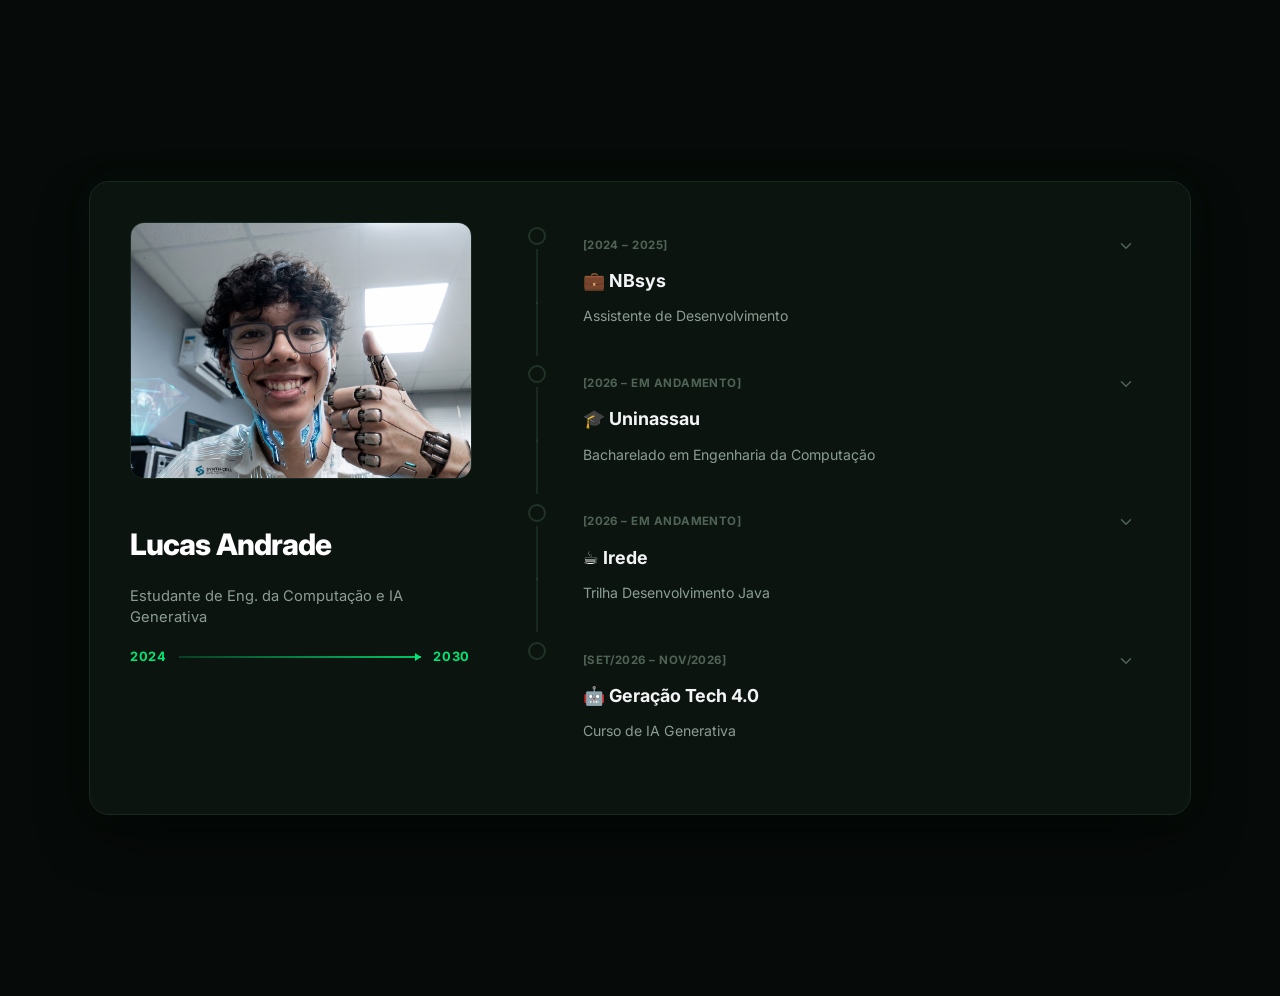
<file: index.html>
<!DOCTYPE html>
<html lang="pt-BR">
<head>
  <meta charset="UTF-8">
  <meta name="viewport" content="width=device-width, initial-scale=1.0">
  <title>Lucas Andrade | Engenharia da Computação & IA Generativa</title>
  <link rel="preconnect" href="https://fonts.googleapis.com">
  <link rel="preconnect" href="https://fonts.gstatic.com" crossorigin>
  <link href="https://fonts.googleapis.com/css2?family=Inter:wght@400;500;600;700;800&display=swap" rel="stylesheet">
  <link rel="stylesheet" href="style.css">
</head>
<body>

  <main class="card-container">
    
    <!-- Coluna da Esquerda: Perfil com a foto enviada -->
    <section class="profile-section">
      <div class="profile-image-wrapper">
        <img 
          src="lucass.jpg" 
          alt="Lucas Andrade" 
          class="profile-img"
          onerror="this.src='https://images.unsplash.com/photo-1534528741775-53994a69daeb?auto=format&fit=crop&w=600&q=80'"
        >
      </div>

      <div class="profile-info">
        <h1 class="profile-name">Lucas Andrade</h1>
        <p class="profile-role">Estudante de Eng. da Computação e IA Generativa</p>
        <div class="timeline-span">
          <span>2024</span>
          <span class="arrow-divider"></span>
          <span>2030</span>
        </div>
      </div>
    </section>

    <!-- Coluna da Direita: Linha do Tempo (todos os módulos começam fechados) -->
    <section class="timeline-section">
      <div class="timeline-tree">

        <!-- Módulo 1: NBsys -->
        <div class="timeline-item" onclick="toggleItem(this)">
          <div class="timeline-rail">
            <div class="timeline-node"></div>
            <div class="timeline-line">
              <svg class="rail-arrow" viewBox="0 0 10 14" fill="none">
                <path d="M5 0v10m0 0l-3-3m3 3l3-3" stroke="currentColor" stroke-width="1.5" stroke-linecap="round" stroke-linejoin="round"/>
              </svg>
            </div>
          </div>

          <div class="timeline-content">
            <div class="timeline-header">
              <div class="header-titles">
                <span class="timeline-year">[2024 – 2025]</span>
                <h2 class="timeline-title">💼 NBsys</h2>
                <span class="timeline-subtitle">Assistente de Desenvolvimento</span>
              </div>
              <svg class="chevron-icon" viewBox="0 0 24 24" fill="none" stroke="currentColor" stroke-width="2" stroke-linecap="round" stroke-linejoin="round">
                <polyline points="6 9 12 15 18 9"></polyline>
              </svg>
            </div>

            <div class="timeline-details">
              <div class="details-inner">
                <p class="details-description">
                  Atuação prática no desenvolvimento e manutenção de sistemas corporativos, resolução de tickets técnicos, refatoração de rotinas e suporte contínuo ao ciclo de vida de software da equipe.
                </p>
                <div class="tech-tags">
                  <span class="tag">Desenvolvimento de Software</span>
                  <span class="tag">SQL & Bases de Dados</span>
                  <span class="tag">Git / GitHub</span>
                  <span class="tag">Resolução de Problemas</span>
                </div>
              </div>
            </div>
          </div>
        </div>

        <!-- Módulo 2: Uninassau -->
        <div class="timeline-item" onclick="toggleItem(this)">
          <div class="timeline-rail">
            <div class="timeline-node"></div>
            <div class="timeline-line">
              <svg class="rail-arrow" viewBox="0 0 10 14" fill="none">
                <path d="M5 0v10m0 0l-3-3m3 3l3-3" stroke="currentColor" stroke-width="1.5" stroke-linecap="round" stroke-linejoin="round"/>
              </svg>
            </div>
          </div>

          <div class="timeline-content">
            <div class="timeline-header">
              <div class="header-titles">
                <span class="timeline-year">[2026 – Em andamento]</span>
                <h2 class="timeline-title">🎓 Uninassau</h2>
                <span class="timeline-subtitle">Bacharelado em Engenharia da Computação</span>
              </div>
              <svg class="chevron-icon" viewBox="0 0 24 24" fill="none" stroke="currentColor" stroke-width="2" stroke-linecap="round" stroke-linejoin="round">
                <polyline points="6 9 12 15 18 9"></polyline>
              </svg>
            </div>

            <div class="timeline-details">
              <div class="details-inner">
                <p class="details-description">
                  Graduação com foco na convergência entre hardware e software. Envolve arquitetura computacional, circuitos lógicos, sistemas operacionais, algoritmos e estruturas de dados para engenharia de software de alta performance.
                </p>
                <div class="badge-row">
                  <span class="status-badge">Previsão de Conclusão: 2030</span>
                </div>
                <div class="tech-tags">
                  <span class="tag">Arquitetura de Computadores</span>
                  <span class="tag">Estruturas de Dados</span>
                  <span class="tag">Sistemas Embarcados</span>
                  <span class="tag">Engenharia de Software</span>
                </div>
              </div>
            </div>
          </div>
        </div>

        <!-- Módulo 3: Irede -->
        <div class="timeline-item" onclick="toggleItem(this)">
          <div class="timeline-rail">
            <div class="timeline-node"></div>
            <div class="timeline-line">
              <svg class="rail-arrow" viewBox="0 0 10 14" fill="none">
                <path d="M5 0v10m0 0l-3-3m3 3l3-3" stroke="currentColor" stroke-width="1.5" stroke-linecap="round" stroke-linejoin="round"/>
              </svg>
            </div>
          </div>

          <div class="timeline-content">
            <div class="timeline-header">
              <div class="header-titles">
                <span class="timeline-year">[2026 – Em andamento]</span>
                <h2 class="timeline-title">☕ Irede</h2>
                <span class="timeline-subtitle">Trilha Desenvolvimento Java</span>
              </div>
              <svg class="chevron-icon" viewBox="0 0 24 24" fill="none" stroke="currentColor" stroke-width="2" stroke-linecap="round" stroke-linejoin="round">
                <polyline points="6 9 12 15 18 9"></polyline>
              </svg>
            </div>

            <div class="timeline-details">
              <div class="details-inner">
                <p class="details-description">
                  Capacitação intensiva no ecossistema Java moderno e desenvolvimento backend robusto. Envolve Programação Orientada a Objetos (POO), construção e consumo de APIs RESTful, Spring Boot e persistência com JPA/Hibernate.
                </p>
                <div class="badge-row">
                  <span class="status-badge">Término Previsto: Dezembro / 2026</span>
                </div>
                <div class="tech-tags">
                  <span class="tag">Java 21+</span>
                  <span class="tag">Spring Boot</span>
                  <span class="tag">APIs REST</span>
                  <span class="tag">JPA / Hibernate</span>
                  <span class="tag">Clean Code</span>
                </div>
              </div>
            </div>
          </div>
        </div>

        <!-- Módulo 4: Geração Tech 4.0 -->
        <div class="timeline-item" onclick="toggleItem(this)">
          <div class="timeline-rail">
            <div class="timeline-node"></div>
          </div>

          <div class="timeline-content">
            <div class="timeline-header">
              <div class="header-titles">
                <span class="timeline-year">[Set/2026 – Nov/2026]</span>
                <h2 class="timeline-title">🤖 Geração Tech 4.0</h2>
                <span class="timeline-subtitle">Curso de IA Generativa</span>
              </div>
              <svg class="chevron-icon" viewBox="0 0 24 24" fill="none" stroke="currentColor" stroke-width="2" stroke-linecap="round" stroke-linejoin="round">
                <polyline points="6 9 12 15 18 9"></polyline>
              </svg>
            </div>

            <div class="timeline-details">
              <div class="details-inner">
                <p class="details-description">
                  Imersão prática na construção de aplicações modernas com IA. Técnicas de engenharia de prompt avançada, arquiteturas RAG (Retrieval-Augmented Generation), vector databases, orquestração com LangChain e desenvolvimento de agentes inteligentes.
                </p>
                <div class="tech-tags">
                  <span class="tag">Large Language Models</span>
                  <span class="tag">Prompt Engineering</span>
                  <span class="tag">RAG & Vetores</span>
                  <span class="tag">LangChain</span>
                  <span class="tag">Agentes Autônomos</span>
                </div>
              </div>
            </div>
          </div>
        </div>

      </div>
    </section>

  </main>

  <script>
    function toggleItem(clickedItem) {
      const allItems = document.querySelectorAll('.timeline-item');
      const wasActive = clickedItem.classList.contains('active');

      // Fecha todos os módulos
      allItems.forEach(item => {
        item.classList.remove('active');
        const details = item.querySelector('.timeline-details');
        if (details) details.style.maxHeight = null;
      });

      // Se o clicado não estava aberto, abre ele
      if (!wasActive) {
        clickedItem.classList.add('active');
        const details = clickedItem.querySelector('.timeline-details');
        if (details) {
          details.style.maxHeight = details.scrollHeight + "px";
        }
      }
    }
  </script>
</body>
</html>
</file>
<file: style.css>
:root {
--bg-main: #060a08;
--card-bg: #0c1410;
--card-inner: #111d17;
--border-subtle: #192920;
--border-active: #00e676;
--primary-green: #00e676;
--emerald: #10b981;
--text-white: #f3f4f6;
--text-muted: #8b9d93;
--text-dim: #4f6356;
--node-inactive: #213327;
--font-family: 'Inter', system-ui, -apple-system, sans-serif;
}

{
margin: 0;
padding: 0;
box-sizing: border-box;
}

body {
font-family: var(--font-family);
background-color: var(--bg-main);
color: var(--text-white);
min-height: 100vh;
display: flex;
align-items: center;
justify-content: center;
padding: 2.5rem 1.25rem;
}

/* Container Principal */
.card-container {
background-color: var(--card-bg);
border: 1px solid var(--border-subtle);
border-radius: 20px;
max-width: 1020px;
width: 100%;
display: grid;
grid-template-columns: 340px 1fr;
padding: 2.5rem;
gap: 3.5rem;
box-shadow: 0 25px 60px -15px rgba(0, 0, 0, 0.7), 0 0 35px rgba(0, 230, 118, 0.04);
}

/* Coluna Esquerda: Perfil */
.profile-section {
display: flex;
flex-direction: column;
}

.profile-image-wrapper {
width: 100%;
aspect-ratio: 4 / 3;
border-radius: 14px;
overflow: hidden;
background-color: #030504;
border: 1px solid var(--border-subtle);
}

.profile-img {
width: 100%;
height: 100%;
object-fit: cover;
object-position: center 25%;
display: block;
transition: transform 0.4s ease;
}

.profile-image-wrapper:hover .profile-img {
transform: scale(1.04);
}

.profile-info {
margin-top: 1.5rem;
}

.profile-name {
font-size: 1.85rem;
font-weight: 800;
letter-spacing: -0.03em;
color: #ffffff;
line-height: 1.15;
}

.profile-role {
font-size: 0.92rem;
color: var(--text-muted);
margin-top: 0.45rem;
line-height: 1.45;
}

.timeline-span {
display: flex;
align-items: center;
gap: 0.8rem;
margin-top: 1.3rem;
color: var(--primary-green);
font-size: 0.8rem;
font-weight: 700;
letter-spacing: 0.05em;
}

.arrow-divider {
flex: 1;
height: 2px;
background: linear-gradient(90deg, rgba(0, 230, 118, 0.2), rgba(0, 230, 118, 0.85));
position: relative;
}

.arrow-divider::after {
content: '';
position: absolute;
right: 0;
top: 50%;
transform: translateY(-50%);
border-width: 4px 0 4px 6px;
border-style: solid;
border-color: transparent transparent transparent var(--primary-green);
}

/* Coluna Direita: Linha do Tempo */
.timeline-section {
display: flex;
flex-direction: column;
justify-content: center;
}

.timeline-tree {
display: flex;
flex-direction: column;
}

.timeline-item {
display: flex;
gap: 1.25rem;
cursor: pointer;
}

/* Trilhos, Linhas e Nós */
.timeline-rail {
display: flex;
flex-direction: column;
align-items: center;
width: 22px;
flex-shrink: 0;
padding-top: 0.35rem;
}

.timeline-node {
width: 14px;
height: 14px;
border-radius: 50%;
background-color: var(--card-bg);
border: 2px solid var(--node-inactive);
transition: all 0.25s ease;
z-index: 2;
}

.timeline-line {
flex: 1;
width: 2px;
background-color: var(--border-subtle);
display: flex;
align-items: center;
justify-content: center;
position: relative;
min-height: 38px;
margin: 4px 0;
}

.rail-arrow {
width: 10px;
height: 14px;
color: var(--text-dim);
}

/* Conteúdo do Módulo */
.timeline-content {
flex: 1;
padding-bottom: 1.5rem;
}

.timeline-header {
display: flex;
justify-content: space-between;
align-items: flex-start;
padding: 0.65rem 0.85rem;
border-radius: 10px;
transition: background-color 0.2s ease, border-color 0.2s ease;
border: 1px solid transparent;
}

.timeline-item:hover .timeline-header {
background-color: rgba(255, 255, 255, 0.02);
}

.timeline-year {
display: inline-block;
font-size: 0.72rem;
font-weight: 700;
color: var(--text-dim);
text-transform: uppercase;
letter-spacing: 0.04em;
margin-bottom: 0.15rem;
transition: color 0.2s ease;
}

.timeline-title {
font-size: 1.12rem;
font-weight: 700;
color: var(--text-white);
transition: color 0.2s ease;
line-height: 1.3;
}

.timeline-subtitle {
display: block;
font-size: 0.88rem;
color: var(--text-muted);
margin-top: 0.2rem;
}

.chevron-icon {
width: 18px;
height: 18px;
color: var(--text-dim);
transition: transform 0.3s ease, color 0.2s ease;
flex-shrink: 0;
margin-top: 0.25rem;
}

/* Detalhes expansíveis (Accordion: fechado por padrão) */
.timeline-details {
max-height: 0;
overflow: hidden;
transition: max-height 0.35s cubic-bezier(0.4, 0, 0.2, 1);
}

.details-inner {
margin: 0.75rem 0.85rem 0.25rem 0.85rem;
padding: 1rem 1.15rem;
background-color: var(--card-inner);
border: 1px solid var(--border-subtle);
border-radius: 10px;
}

.details-description {
font-size: 0.88rem;
line-height: 1.6;
color: #c4d4cc;
}

.badge-row {
margin-top: 0.75rem;
}

.status-badge {
display: inline-block;
background: rgba(0, 230, 118, 0.1);
border: 1px solid rgba(0, 230, 118, 0.35);
color: var(--primary-green);
font-size: 0.75rem;
font-weight: 600;
padding: 0.25rem 0.65rem;
border-radius: 6px;
}

.tech-tags {
display: flex;
flex-wrap: wrap;
gap: 0.45rem;
margin-top: 0.85rem;
}

.tag {
background: #17261e;
border: 1px solid #233a2e;
color: #a3b8ad;
font-size: 0.72rem;
font-weight: 500;
padding: 0.2rem 0.55rem;
border-radius: 5px;
}

/* Estado Ativo: ativado apenas no clique */
.timeline-item.active .timeline-node {
background-color: var(--primary-green);
border-color: var(--primary-green);
box-shadow: 0 0 14px rgba(0, 230, 118, 0.7);
}

.timeline-item.active .timeline-year {
color: var(--emerald);
}

.timeline-item.active .timeline-title {
color: var(--primary-green);
}

.timeline-item.active .timeline-header {
background-color: rgba(0, 230, 118, 0.04);
border-color: rgba(0, 230, 118, 0.15);
}

.timeline-item.active .chevron-icon {
transform: rotate(180deg);
color: var(--primary-green);
}

/* Responsividade */
@media (max-width: 820px) {
.card-container {
grid-template-columns: 1fr;
gap: 2rem;
padding: 1.75rem;
}

.profile-image-wrapper {
max-width: 260px;
}
}
</file>
